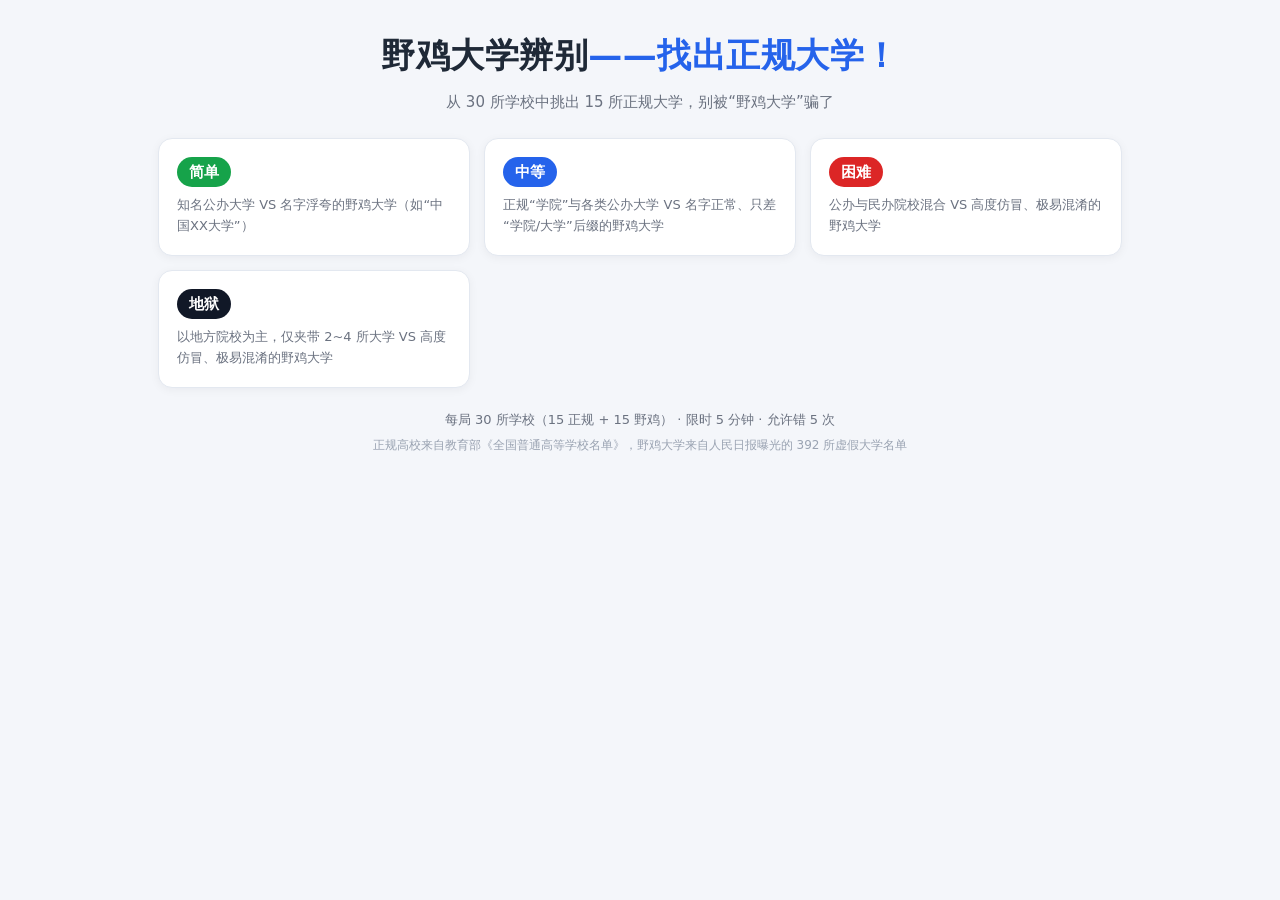
<file: index.html>
<!DOCTYPE html>
<html lang="zh-CN">
<head>
<meta charset="utf-8">
<meta name="viewport" content="width=device-width, initial-scale=1, viewport-fit=cover">
<meta name="description" content="野鸡大学辨别小游戏：从 30 所学校中找出 15 所正规大学">
<meta name="referrer" content="no-referrer">
<!-- GitHub Pages 无法自定义响应头，用 meta 下发 CSP（注：frame-ancestors 在 meta 中不支持） -->
<meta http-equiv="Content-Security-Policy" content="default-src 'self'; script-src 'self'; style-src 'self'; img-src 'self' data:; font-src 'self'; connect-src 'none'; media-src 'none'; object-src 'none'; base-uri 'none'; form-action 'none'">
<title>野鸡大学辨别——找出正规大学！</title>
<link rel="stylesheet" href="style.css">
</head>
<body>
<main id="app" class="app">

  <!-- 首页：难度选择 -->
  <section id="screen-home" class="screen">
    <header class="hero">
      <h1 class="hero-title">野鸡大学辨别<span class="hero-accent">——找出正规大学！</span></h1>
      <p class="hero-sub">从 30 所学校中挑出 15 所正规大学，别被“野鸡大学”骗了</p>
    </header>

    <div class="levels">
      <button type="button" class="level-card" data-level="easy">
        <span class="level-tag level-easy">简单</span>
        <span class="level-desc">知名公办大学 VS 名字浮夸的野鸡大学（如“中国XX大学”）</span>
      </button>
      <button type="button" class="level-card" data-level="medium">
        <span class="level-tag level-medium">中等</span>
        <span class="level-desc">正规“学院”与各类公办大学 VS 名字正常、只差“学院/大学”后缀的野鸡大学</span>
      </button>
      <button type="button" class="level-card" data-level="hard">
        <span class="level-tag level-hard">困难</span>
        <span class="level-desc">公办与民办院校混合 VS 高度仿冒、极易混淆的野鸡大学</span>
      </button>
      <button type="button" class="level-card" data-level="hell">
        <span class="level-tag level-hell">地狱</span>
        <span class="level-desc">以地方院校为主，仅夹带 2~4 所大学 VS 高度仿冒、极易混淆的野鸡大学</span>
      </button>
    </div>

    <p class="rules">每局 30 所学校（15 正规 + 15 野鸡） · 限时 5 分钟 · 允许错 5 次</p>
    <p class="source">正规高校来自教育部《全国普通高等学校名单》，野鸡大学来自人民日报曝光的 392 所虚假大学名单</p>
  </section>

  <!-- 游戏页 -->
  <section id="screen-game" class="screen hidden">
    <header class="hero hero-compact">
      <h1 class="hero-title">野鸡大学辨别<span class="hero-accent">——找出正规大学！</span></h1>
      <p class="hero-sub" id="levelHint">点击你认为的正规大学</p>
    </header>

    <div class="hud" role="status" aria-live="polite">
      <div class="hud-item"><span class="hud-label">倒计时</span><span class="hud-value" id="hudTime">5:00</span></div>
      <div class="hud-item"><span class="hud-label">已找到</span><span class="hud-value hud-ok" id="hudFound">0</span></div>
      <div class="hud-item"><span class="hud-label">剩余</span><span class="hud-value" id="hudLeft">15</span></div>
      <div class="hud-item"><span class="hud-label">可错</span><span class="hud-value hud-bad" id="hudLives">5</span></div>
    </div>

    <div id="grid" class="grid" role="list" aria-label="学校列表"></div>

    <div id="result" class="result hidden" role="status" aria-live="polite">
      <p class="result-title" id="resultTitle"></p>
      <p class="result-detail" id="resultDetail"></p>
    </div>

    <div class="legend hidden" id="legend">
      <span class="legend-item"><i class="dot dot-ok"></i>正规大学</span>
      <span class="legend-item"><i class="dot dot-bad"></i>野鸡大学</span>
      <span class="legend-item"><i class="dot dot-miss"></i>漏选的正规大学</span>
    </div>

    <div class="actions">
      <button type="button" class="btn btn-primary" id="btnRestart">再玩一局</button>
      <button type="button" class="btn btn-ghost" id="btnBack">换个难度</button>
    </div>
  </section>

</main>
<script src="data.js" defer></script>
<script src="game.js" defer></script>
</body>
</html>
</file>
<file: style.css>
:root {
  --bg: #f4f6fa;
  --card: #ffffff;
  --line: #e3e8f0;
  --text: #1f2937;
  --muted: #6b7280;
  --primary: #2563eb;
  --primary-dark: #1d4ed8;
  --ok: #16a34a;
  --ok-bg: #e8f7ee;
  --bad: #dc2626;
  --bad-bg: #fdeceb;
  --miss: #b45309;
  --miss-bg: #fdf3e3;
  --radius: 14px;
}

* { box-sizing: border-box; }

html, body {
  margin: 0;
  padding: 0;
  background: var(--bg);
  color: var(--text);
  font-family: "PingFang SC", "Microsoft YaHei", "Hiragino Sans GB", system-ui, -apple-system, "Segoe UI", sans-serif;
  line-height: 1.6;
  -webkit-text-size-adjust: 100%;
}

.app {
  max-width: 1000px;
  margin: 0 auto;
  padding: 28px 18px 56px;
}

.hidden { display: none !important; }

/* ---------- 头部 ---------- */
.hero { text-align: center; margin-bottom: 24px; }
.hero-compact { margin-bottom: 18px; }
.hero-title {
  margin: 0 0 8px;
  font-size: clamp(22px, 4.4vw, 34px);
  font-weight: 800;
  letter-spacing: .5px;
  color: var(--text);
}
.hero-accent { color: var(--primary); }
.hero-sub { margin: 0; color: var(--muted); font-size: clamp(13px, 2.6vw, 15px); }

/* ---------- 难度选择 ---------- */
.levels {
  display: grid;
  grid-template-columns: repeat(auto-fit, minmax(240px, 1fr));
  gap: 14px;
  margin-bottom: 22px;
}
.level-card {
  display: flex;
  flex-direction: column;
  gap: 8px;
  align-items: flex-start;
  text-align: left;
  padding: 18px;
  background: var(--card);
  border: 1px solid var(--line);
  border-radius: var(--radius);
  box-shadow: 0 2px 10px rgba(15, 23, 42, .05);
  cursor: pointer;
  font: inherit;
  color: inherit;
  transition: transform .12s ease, box-shadow .12s ease, border-color .12s ease;
}
.level-card:hover { transform: translateY(-2px); box-shadow: 0 6px 18px rgba(15, 23, 42, .10); border-color: #c7d7f5; }
.level-card:focus-visible { outline: 3px solid #93c5fd; outline-offset: 2px; }
.level-tag {
  font-size: 15px;
  font-weight: 800;
  padding: 3px 12px;
  border-radius: 999px;
  color: #fff;
}
.level-easy { background: var(--ok); }
.level-medium { background: var(--primary); }
.level-hard { background: var(--bad); }
.level-hell { background: #111827; }
.level-desc { font-size: 13px; color: var(--muted); }

.rules { text-align: center; font-size: 13px; color: var(--muted); margin: 0 0 6px; }
.source { text-align: center; font-size: 12px; color: #9aa3b2; margin: 0; }

/* ---------- HUD ---------- */
/* 固定在顶部：卡片较多需要滚动时，倒计时与计数始终可见 */
.hud {
  position: sticky;
  top: 0;
  z-index: 20;
  display: flex;
  flex-wrap: wrap;
  justify-content: center;
  gap: 10px;
  padding: 10px 0 12px;
  margin-bottom: 8px;
  background: var(--bg);
  border-bottom: 1px solid var(--line);
}
.hud-item {
  min-width: 84px;
  padding: 6px 14px;
  background: var(--card);
  border: 1px solid var(--line);
  border-radius: 10px;
  display: flex;
  flex-direction: column;
  align-items: center;
  gap: 2px;
}
.hud-label { font-size: 12px; color: var(--muted); }
.hud-value { font-size: 19px; font-weight: 800; font-variant-numeric: tabular-nums; }
.hud-ok { color: var(--ok); }
.hud-bad { color: var(--bad); }
.hud-value.urgent { color: var(--bad); }

/* ---------- 网格 ---------- */
.grid {
  display: grid;
  grid-template-columns: repeat(auto-fill, minmax(168px, 1fr));
  gap: 10px;
}
.tile {
  position: relative;
  display: flex;
  flex-direction: column;
  align-items: center;
  justify-content: center;
  gap: 3px;
  min-height: 62px;
  padding: 10px 8px;
  background: var(--card);
  border: 1.5px solid var(--line);
  border-radius: 12px;
  font: inherit;
  font-size: 14px;
  font-weight: 600;
  color: var(--text);
  cursor: pointer;
  text-align: center;
  transition: background .12s ease, border-color .12s ease, transform .1s ease;
}
.tile:hover:not(.locked) { border-color: var(--primary); transform: translateY(-1px); }
.tile:focus-visible { outline: 3px solid #93c5fd; outline-offset: 2px; }
.tile.locked { cursor: default; }
.tile-name { word-break: break-all; }
.tile-note { font-size: 11px; font-weight: 500; color: var(--muted); }

.tile.correct { background: var(--ok-bg); border-color: var(--ok); color: #14532d; }
.tile.correct .tile-note { color: #15803d; }
.tile.wrong { background: var(--bad-bg); border-color: var(--bad); color: #7f1d1d; }
.tile.wrong .tile-note { color: #b91c1c; }
.tile.missed { background: var(--miss-bg); border-color: var(--miss); color: #78350f; }
.tile.missed .tile-note { color: #a16207; }
.tile.reveal-fake { background: var(--bad-bg); border-color: #f0a5a2; color: #7f1d1d; }
.tile.reveal-fake .tile-note { color: #b91c1c; }
.tile.dim { opacity: .55; }

/* ---------- 结果 ---------- */
.result {
  margin-top: 20px;
  padding: 16px 18px;
  border-radius: var(--radius);
  background: var(--card);
  border: 1px solid var(--line);
  text-align: center;
}
.result-title { margin: 0 0 4px; font-size: 18px; font-weight: 800; }
.result-title.win { color: var(--ok); }
.result-title.lose { color: var(--bad); }
.result-detail { margin: 0; font-size: 13px; color: var(--muted); }

.legend {
  display: flex;
  flex-wrap: wrap;
  justify-content: center;
  gap: 16px;
  margin-top: 14px;
  font-size: 12px;
  color: var(--muted);
}
.legend-item { display: inline-flex; align-items: center; gap: 6px; }
.dot { width: 12px; height: 12px; border-radius: 3px; display: inline-block; }
.dot-ok { background: var(--ok-bg); border: 1.5px solid var(--ok); }
.dot-bad { background: var(--bad-bg); border: 1.5px solid var(--bad); }
.dot-miss { background: var(--miss-bg); border: 1.5px solid var(--miss); }

/* ---------- 按钮 ---------- */
.actions {
  display: flex;
  flex-wrap: wrap;
  justify-content: center;
  gap: 12px;
  margin-top: 22px;
}
.btn {
  padding: 11px 26px;
  border-radius: 10px;
  font: inherit;
  font-size: 15px;
  font-weight: 700;
  cursor: pointer;
  border: 1.5px solid transparent;
  transition: background .12s ease, border-color .12s ease;
}
.btn:focus-visible { outline: 3px solid #93c5fd; outline-offset: 2px; }
.btn-primary { background: var(--primary); color: #fff; }
.btn-primary:hover { background: var(--primary-dark); }
.btn-ghost { background: var(--card); color: var(--primary); border-color: #c7d7f5; }
.btn-ghost:hover { background: #eef4ff; }

@media (max-width: 560px) {
  .app { padding: 16px 10px 40px; }
  /* 手机上每行固定 3 个学校卡片 */
  .grid {
    grid-template-columns: repeat(3, 1fr);
    gap: 7px;
  }
  .tile {
    min-height: 64px;
    padding: 8px 5px;
    font-size: 12px;
    line-height: 1.35;
  }
  .tile-note { font-size: 10px; }
  .hud { gap: 6px; padding: 8px 0 10px; }
  .hud-item { min-width: 68px; padding: 5px 8px; }
  .hud-value { font-size: 17px; }
  .hero-compact { margin-bottom: 12px; }
}
</file>
